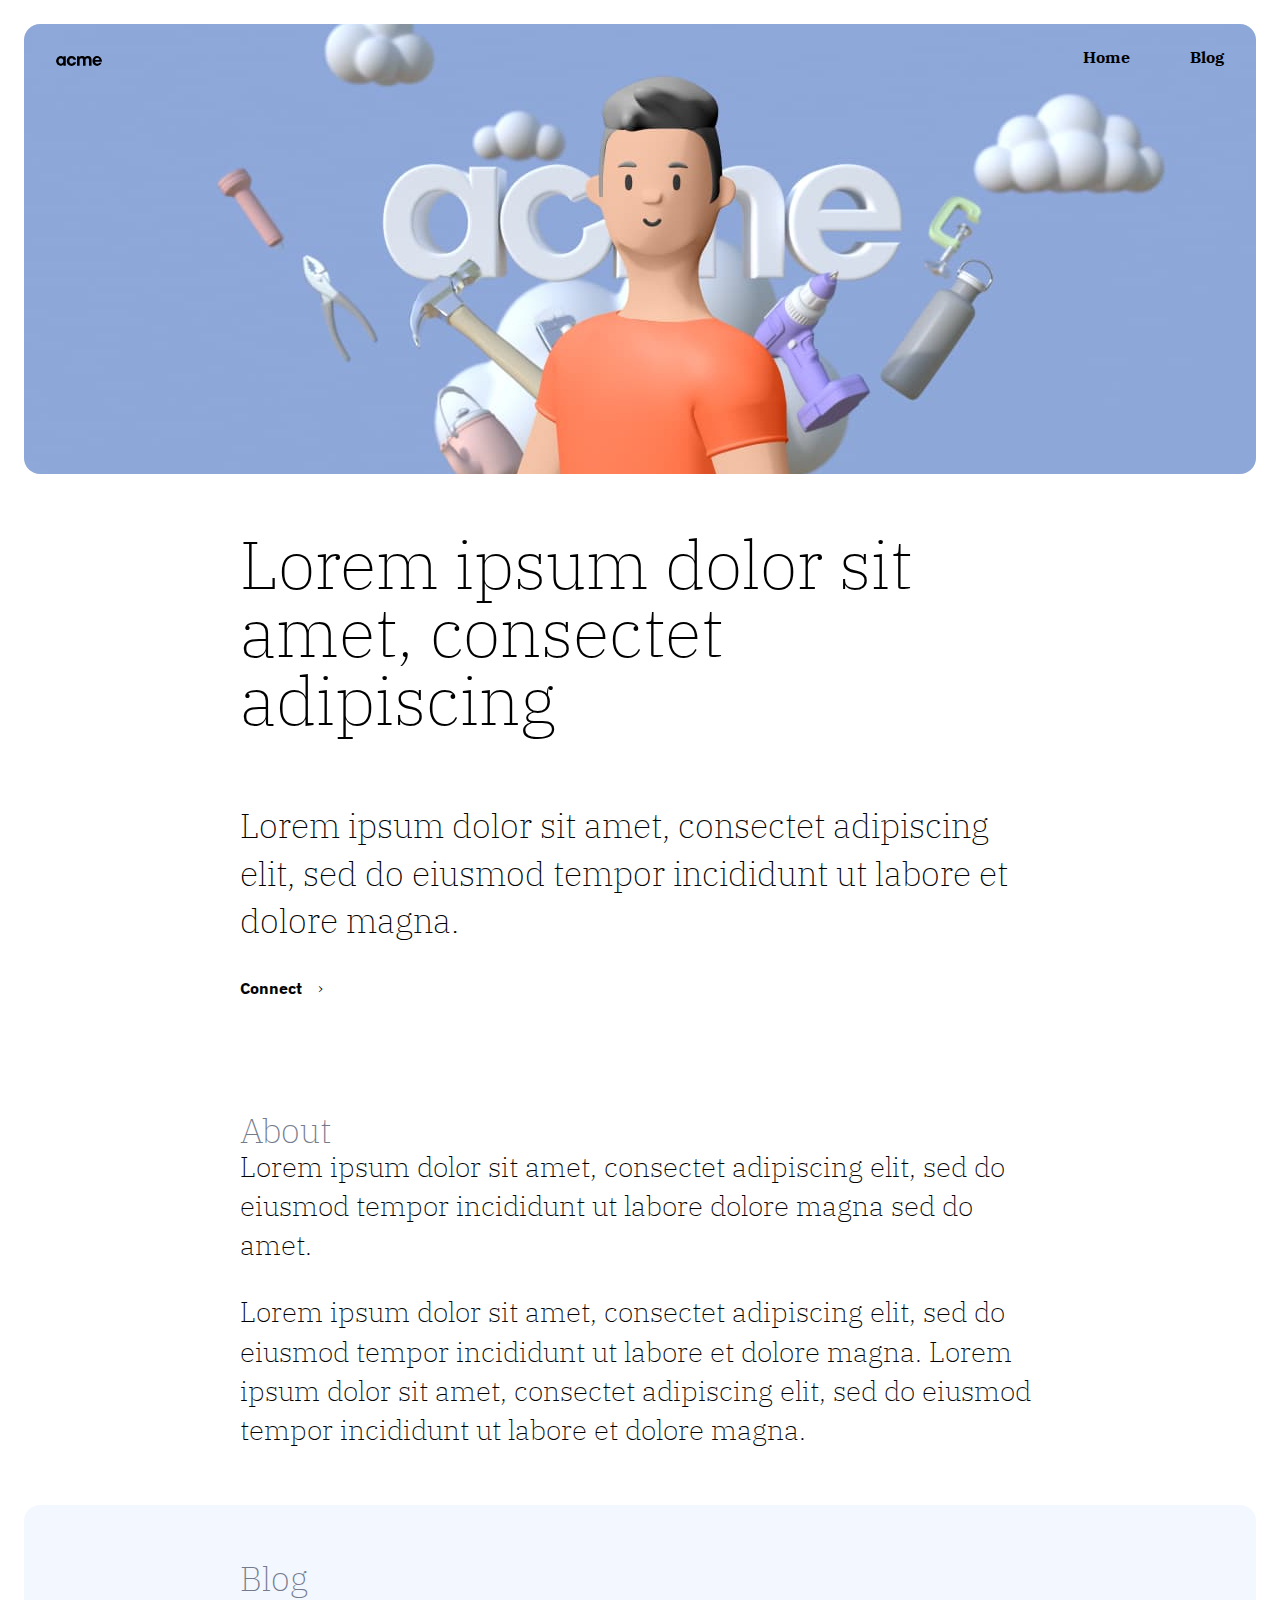
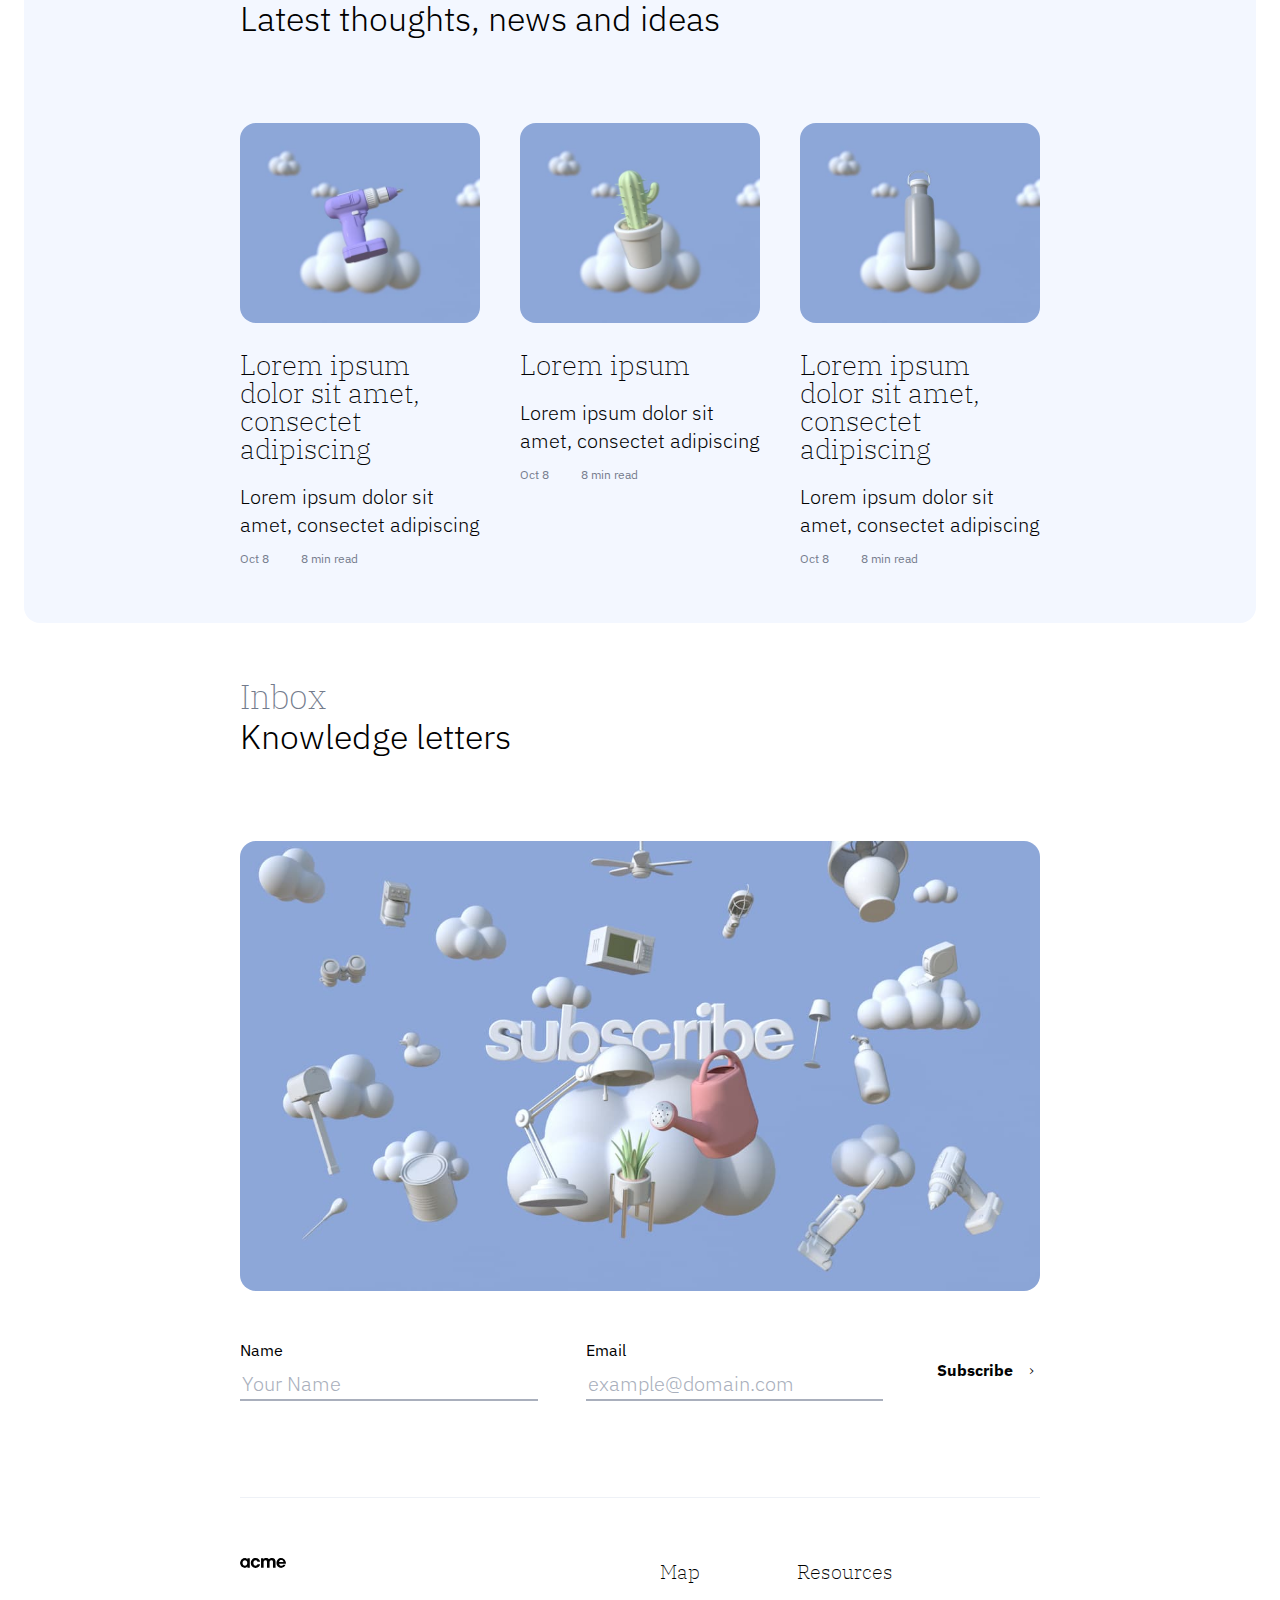
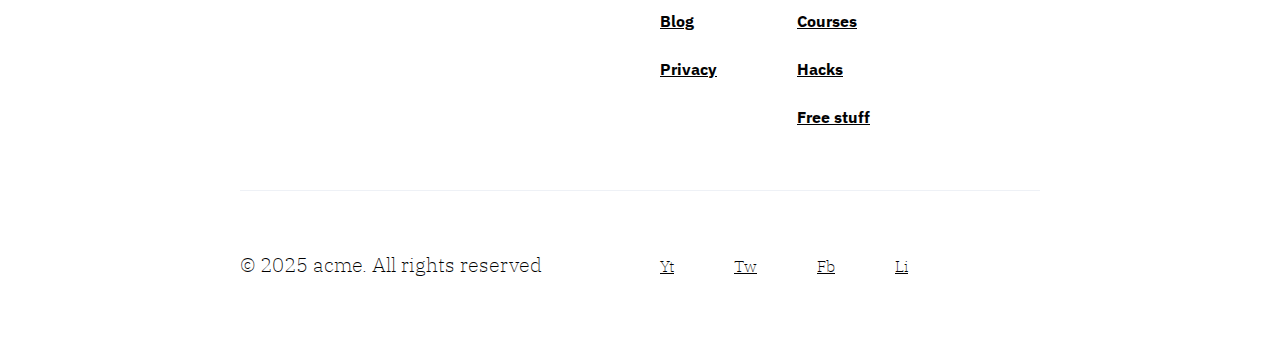
<file: index.html>
<!DOCTYPE html>
<html lang="en">
  <head>
    <meta charset="UTF-8" />
    <meta name="viewport" content="width=device-width, initial-scale=1.0" />
    <title>Acme</title>
    <link
      href="https://fonts.googleapis.com/css2?family=IBM+Plex+Sans:wght@300;400;600&family=IBM+Plex+Serif:wght@200&display=swap"
      rel="stylesheet" />
    <link rel="stylesheet" href="style.css" />
  </head>
  <body class="page-home">
    <header class="primary-header">
      <div class="primary-header__inner">
        <a href="index.html" aria-label="acme home page"
          ><img src="img/logo.svg" alt="Acme logo" class="logo"
        /></a>
        <nav class="primary-nav">
          <ul class="primary-nav__list">
            <li><a href="index.html">Home</a></li>
            <li><a href="blog.html">Blog</a></li>
          </ul>
        </nav>
      </div>
    </header>

    <section class="intro text-serif">
      <div class="container flow-content">
        <h1 class="page-title">
          Lorem ipsum dolor sit amet, consectet adipiscing
        </h1>
        <p class="page-intro">
          Lorem ipsum dolor sit amet, consectet adipiscing elit, sed do eiusmod
          tempor incididunt ut labore et dolore magna.
        </p>
        <a href="#" class="btn">Connect</a>
      </div>
    </section>

    <section class="about text-500 text-serif">
      <div class="container">
        <h2 class="section-title">About</h2>
        <div class="flow-content">
          <p>
            Lorem ipsum dolor sit amet, consectet adipiscing elit, sed do
            eiusmod tempor incididunt ut labore dolore magna sed do amet.
          </p>
          <p>
            Lorem ipsum dolor sit amet, consectet adipiscing elit, sed do
            eiusmod tempor incididunt ut labore et dolore magna. Lorem ipsum
            dolor sit amet, consectet adipiscing elit, sed do eiusmod tempor
            incididunt ut labore et dolore magna.
          </p>
        </div>
      </div>
    </section>

    <section class="recent-articles bg-primary-300">
      <div class="container">
        <h2 class="section-title">Blog</h2>
        <p class="section-subtitle">Latest thoughts, news and ideas</p>

        <div class="split xl-space">
          <article class="article-preview">
            <a href="/article.html" class="flow-content">
              <img src="img/blog-1.jpg" alt="electric drill" />
              <h3>Lorem ipsum dolor sit amet, consectet adipiscing</h3>
              <p>Lorem ipsum dolor sit amet, consectet adipiscing</p>
              <div class="article-info">
                <time datetime="2025-10-08">Oct 8</time>
                <p>8 min read</p>
              </div>
            </a>
          </article>
          <article class="article-preview">
            <a href="/article.html" class="flow-content">
              <img src="img/blog-2.jpg" alt="cactus" />
              <h3>Lorem ipsum</h3>
              <p>Lorem ipsum dolor sit amet, consectet adipiscing</p>
              <div class="article-info">
                <time datetime="2025-10-08">Oct 8</time>
                <p>8 min read</p>
              </div>
            </a>
          </article>
          <article class="article-preview">
            <a href="/article.html" class="flow-content">
              <img src="img/blog-3.jpg" alt="insulated water bottle" />
              <h3>Lorem ipsum dolor sit amet, consectet adipiscing</h3>
              <p>Lorem ipsum dolor sit amet, consectet adipiscing</p>
              <div class="article-info">
                <time datetime="2025-10-08">Oct 8</time>
                <p>8 min read</p>
              </div>
            </a>
          </article>
        </div>
      </div>
    </section>

    <section class="call-to-action">
      <div class="container">
        <h2 class="section-title">Inbox</h2>
        <p class="section-subtitle">Knowledge letters</p>
        <img class="xl-space" src="img/newsletter.jpg" alt="floating items" />

        <form action="" method="post" class="newsletter">
          <div>
            <label for="name">Name</label>
            <input placeholder="Your Name" type="text" id="name" name="name" />
          </div>
          <div>
            <label for="email">Email</label>
            <input
              placeholder="example@domain.com"
              type="email"
              name="email"
              id="email" />
          </div>
          <button class="btn" type="submit">Subscribe</button>
        </form>
      </div>
    </section>

    <footer class="primary-footer">
      <div class="container">
        <div class="primary-footer__inner split">
          <a href="index.html" aria-label="acme home page"
            ><img src="img/logo.svg" alt="Acme logo" class="logo"
          /></a>
          <div class="footer-nav">
            <dl class="flow-content">
              <dt class="text-serif">Map</dt>
              <dd><a href="#">Blog</a></dd>
              <dd><a href="#">Privacy</a></dd>
            </dl>
            <dl class="flow-content">
              <dt class="text-serif">Resources</dt>
              <dd><a href="#">Courses</a></dd>
              <dd><a href="#">Hacks</a></dd>
              <dd><a href="#">Free stuff</a></dd>
            </dl>
          </div>
        </div>
        <div class="split text-serif">
          <p class="copywrite">© 2025 acme. All rights reserved</p>
          <ul class="footer-social">
            <li><a href="#">Yt</a></li>
            <li><a href="#">Tw</a></li>
            <li><a href="#">Fb</a></li>
            <li><a href="#">Li</a></li>
          </ul>
        </div>
      </div>
    </footer>
  </body>
</html>
</file>
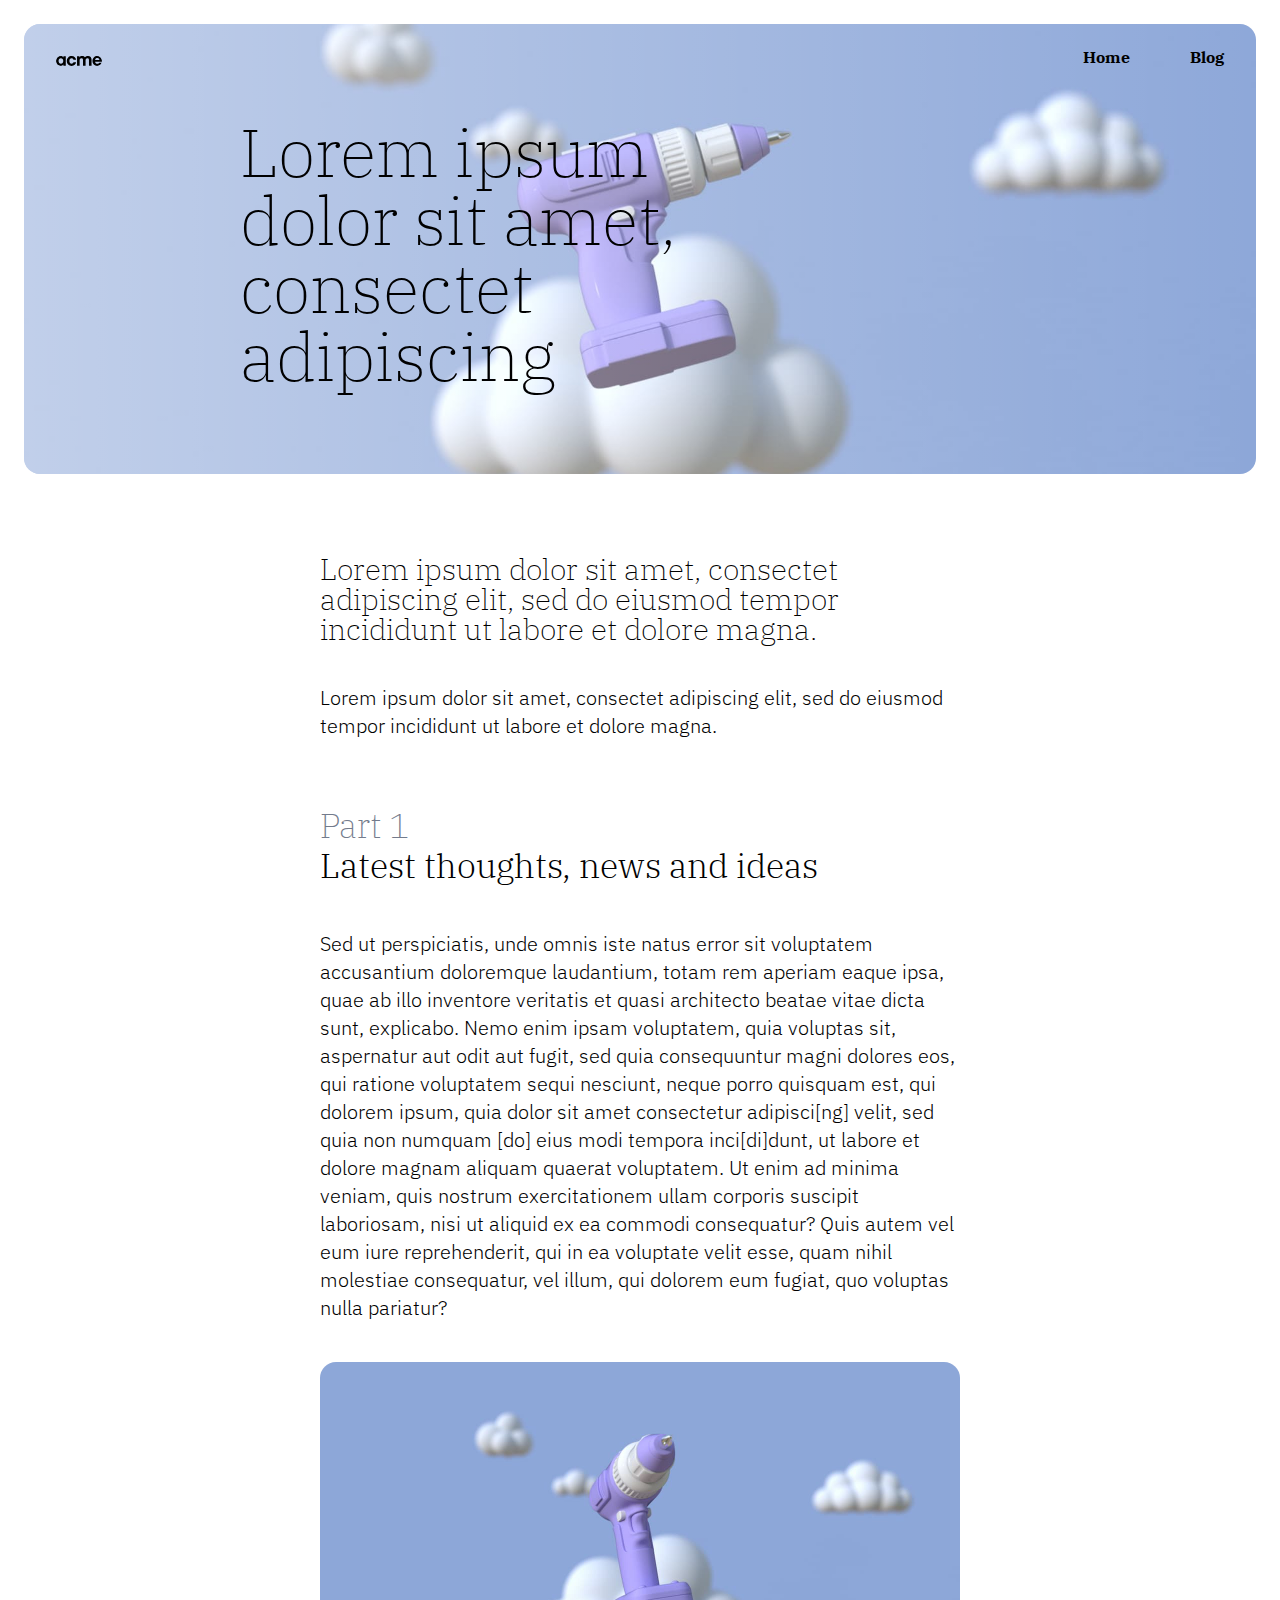
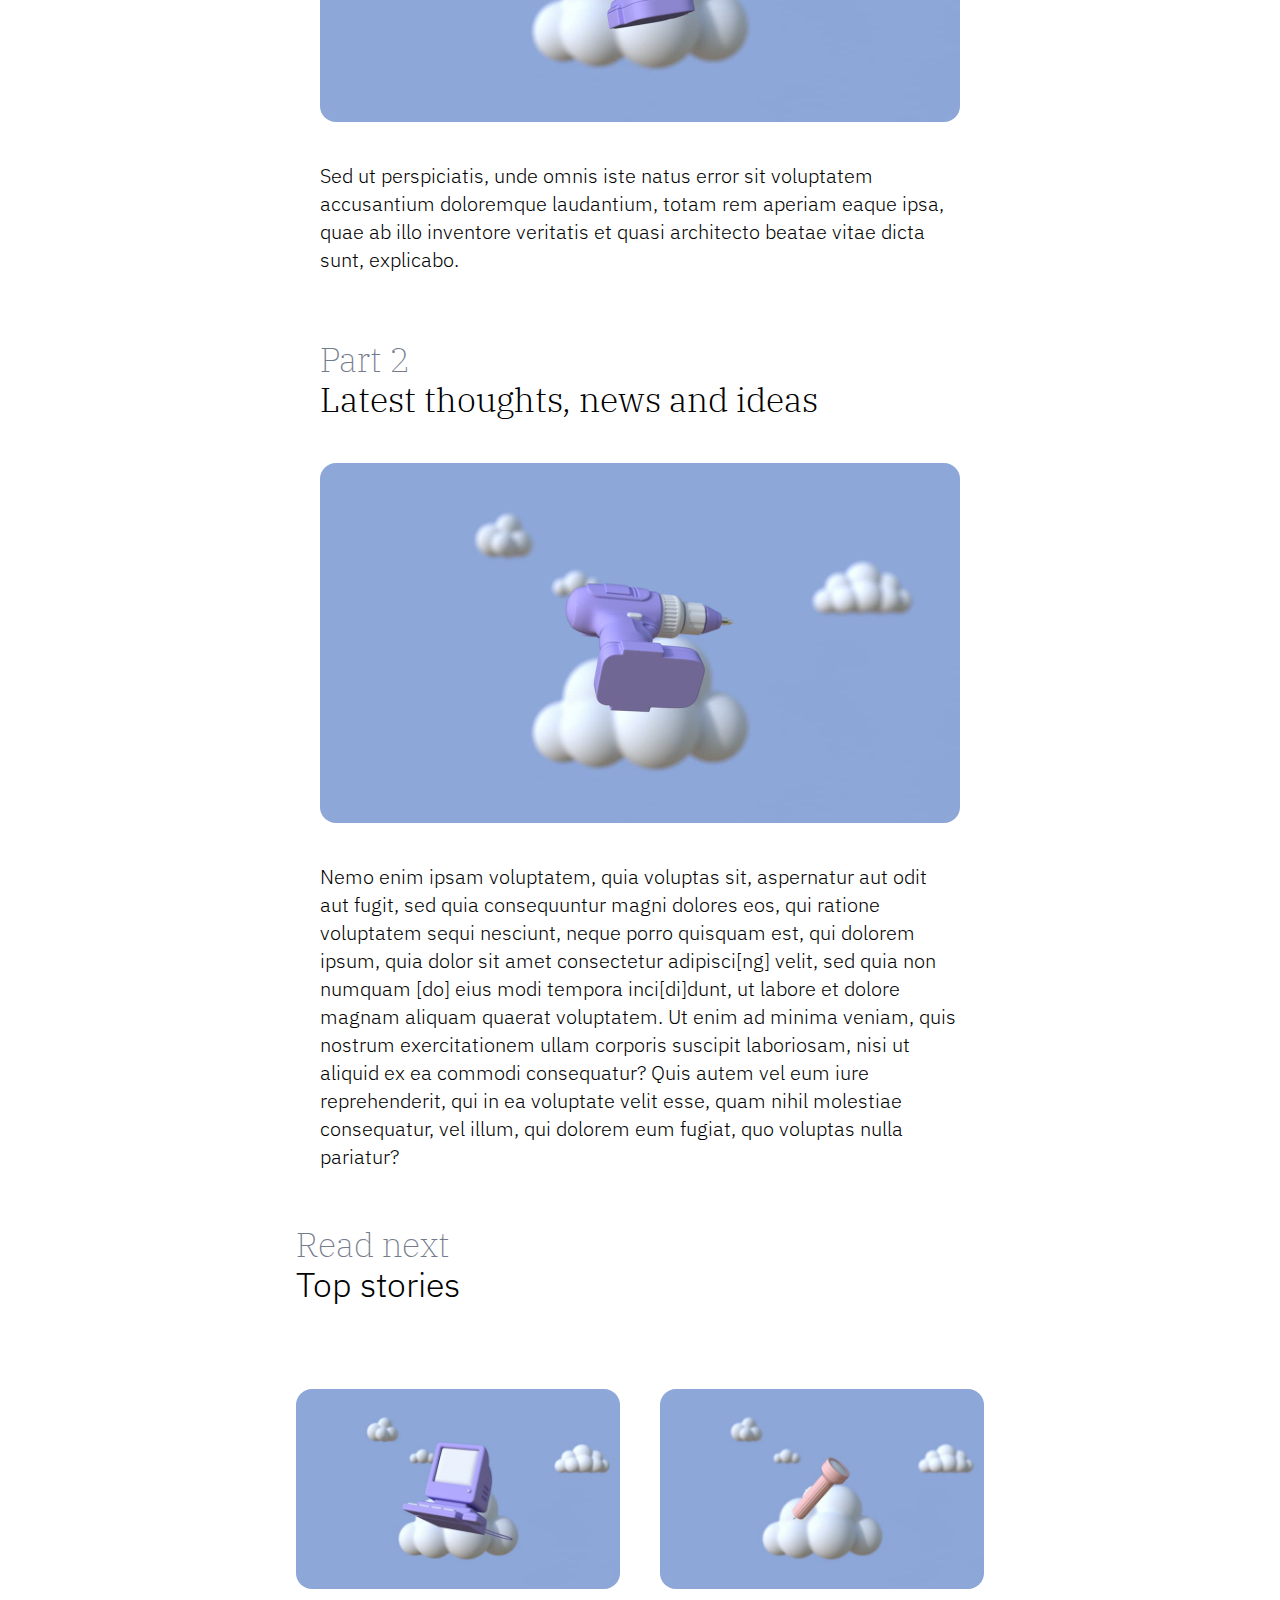
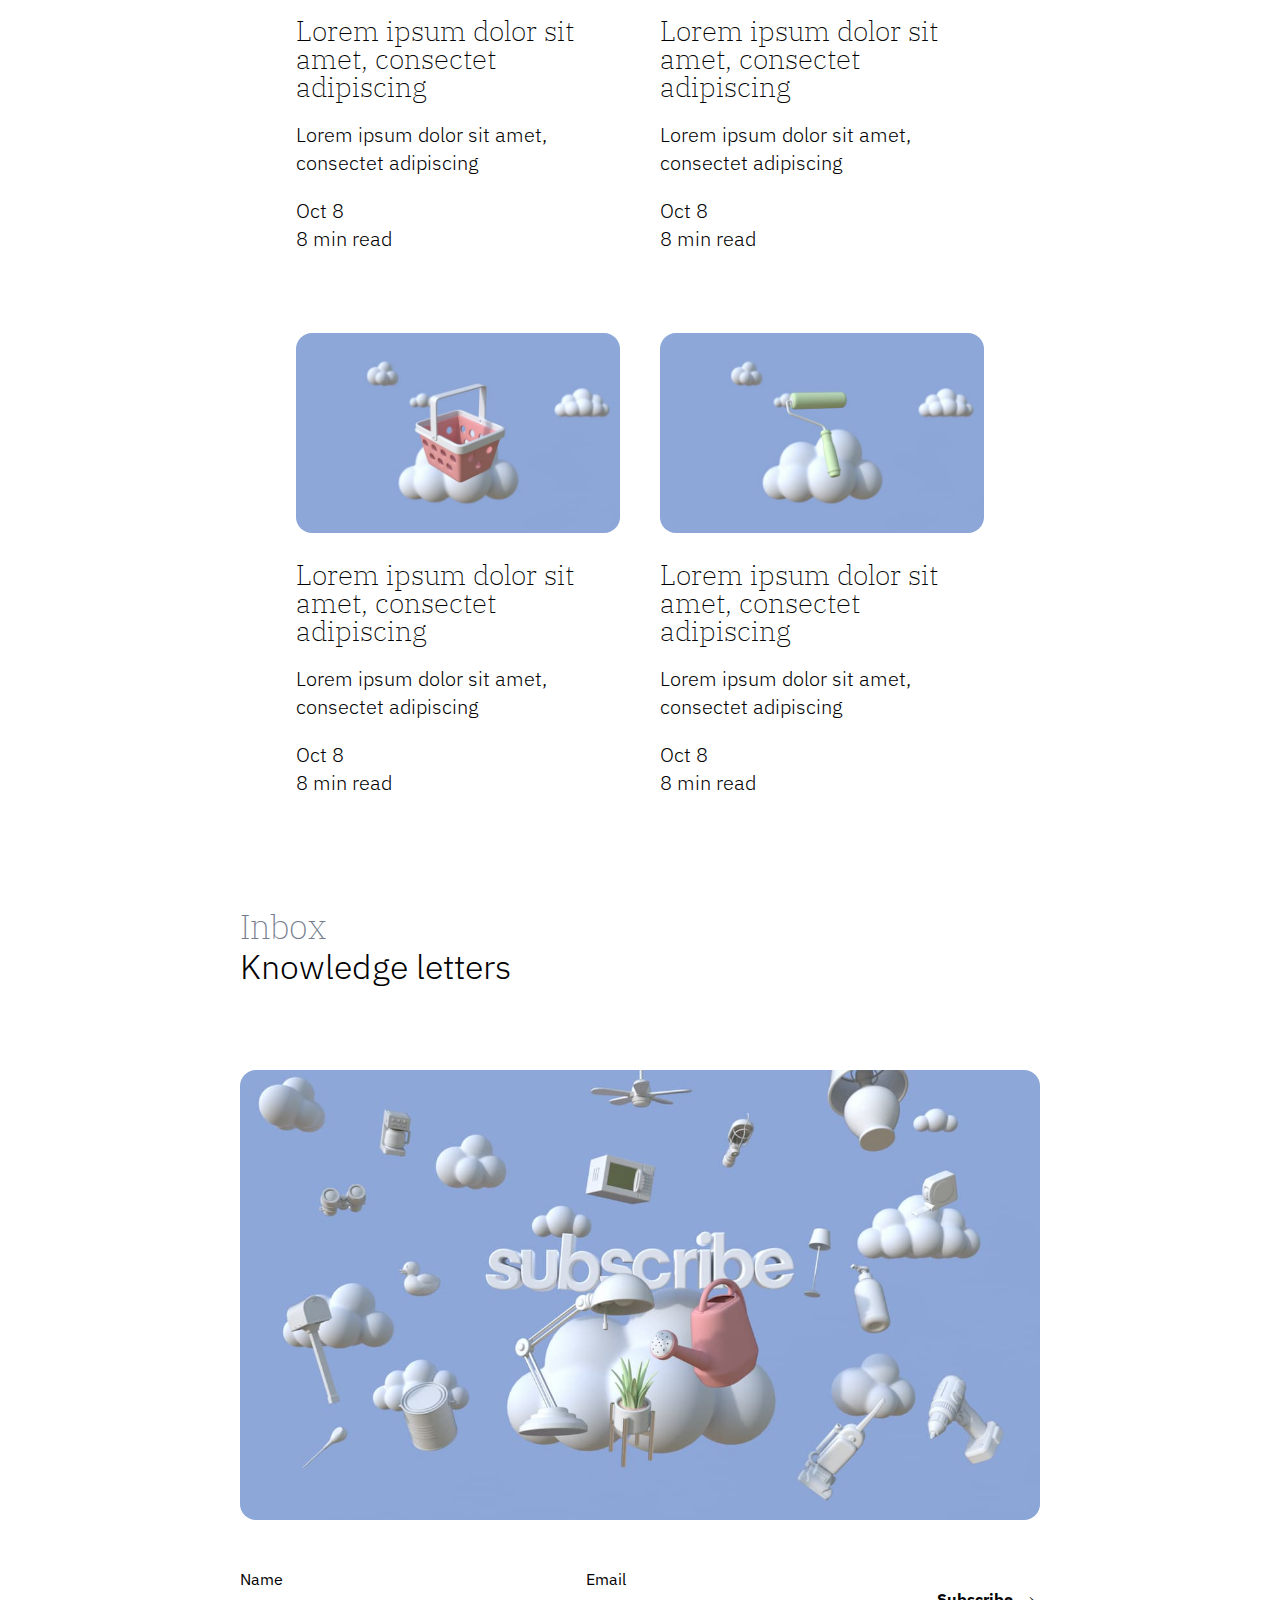
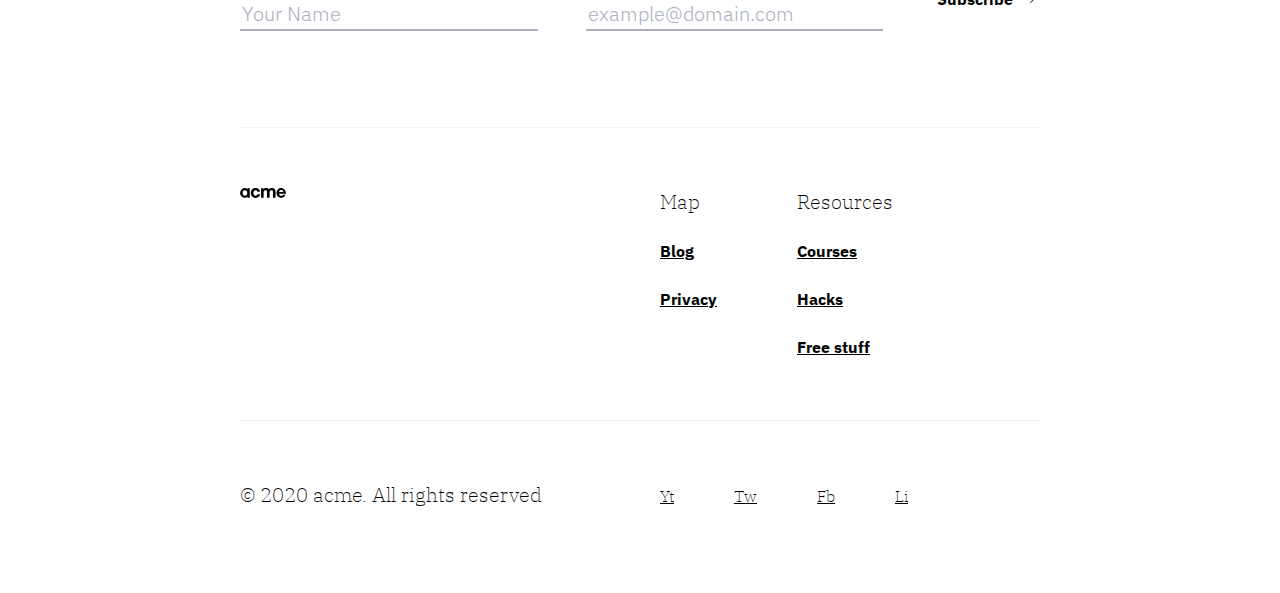
<file: article.html>
<!DOCTYPE html>
<html lang="en">
  <head>
    <meta charset="UTF-8" />
    <meta name="viewport" content="width=device-width, initial-scale=1.0" />
    <title>acme website co.</title>
    <link
      href="https://fonts.googleapis.com/css2?family=IBM+Plex+Sans:wght@300;400;600&family=IBM+Plex+Serif:wght@200&display=swap"
      rel="stylesheet" />
    <link rel="stylesheet" href="style.css" />
  </head>

  <body class="page-article">
    <header class="primary-header">
      <div class="primary-header__inner">
        <a href="index.html" aria-label="acme home page"
          ><img src="img/logo.svg" alt="" class="logo"
        /></a>
        <nav class="primary-nav">
          <ul class="primary-nav__list">
            <li><a href="index.html">Home</a></li>
            <li><a href="blog.html">Blog</a></li>
          </ul>
        </nav>
      </div>
      <div class="container">
        <h1 class="page-title">
          Lorem ipsum dolor sit amet, consectet adipiscing
        </h1>
      </div>
    </header>

    <article class="xl-space article-full flow-content">
      <header class="flow-content">
        <h2>
          Lorem ipsum dolor sit amet, consectet adipiscing elit, sed do eiusmod
          tempor incididunt ut labore et dolore magna.
        </h2>
        <p>
          Lorem ipsum dolor sit amet, consectet adipiscing elit, sed do eiusmod
          tempor incididunt ut labore et dolore magna.
        </p>
      </header>
      <h3>Part 1</h3>
      <p>Latest thoughts, news and ideas</p>
      <p>
        Sed ut perspiciatis, unde omnis iste natus error sit voluptatem
        accusantium doloremque laudantium, totam rem aperiam eaque ipsa, quae ab
        illo inventore veritatis et quasi architecto beatae vitae dicta sunt,
        explicabo. Nemo enim ipsam voluptatem, quia voluptas sit, aspernatur aut
        odit aut fugit, sed quia consequuntur magni dolores eos, qui ratione
        voluptatem sequi nesciunt, neque porro quisquam est, qui dolorem ipsum,
        quia dolor sit amet consectetur adipisci[ng] velit, sed quia non numquam
        [do] eius modi tempora inci[di]dunt, ut labore et dolore magnam aliquam
        quaerat voluptatem. Ut enim ad minima veniam, quis nostrum
        exercitationem ullam corporis suscipit laboriosam, nisi ut aliquid ex ea
        commodi consequatur? Quis autem vel eum iure reprehenderit, qui in ea
        voluptate velit esse, quam nihil molestiae consequatur, vel illum, qui
        dolorem eum fugiat, quo voluptas nulla pariatur?
      </p>
      <img src="img/article-1.jpg" alt="" />
      <p>
        Sed ut perspiciatis, unde omnis iste natus error sit voluptatem
        accusantium doloremque laudantium, totam rem aperiam eaque ipsa, quae ab
        illo inventore veritatis et quasi architecto beatae vitae dicta sunt,
        explicabo.
      </p>
      <h3>Part 2</h3>
      <p>Latest thoughts, news and ideas</p>
      <img src="img/article-2.jpg" alt="" />
      <p>
        Nemo enim ipsam voluptatem, quia voluptas sit, aspernatur aut odit aut
        fugit, sed quia consequuntur magni dolores eos, qui ratione voluptatem
        sequi nesciunt, neque porro quisquam est, qui dolorem ipsum, quia dolor
        sit amet consectetur adipisci[ng] velit, sed quia non numquam [do] eius
        modi tempora inci[di]dunt, ut labore et dolore magnam aliquam quaerat
        voluptatem. Ut enim ad minima veniam, quis nostrum exercitationem ullam
        corporis suscipit laboriosam, nisi ut aliquid ex ea commodi consequatur?
        Quis autem vel eum iure reprehenderit, qui in ea voluptate velit esse,
        quam nihil molestiae consequatur, vel illum, qui dolorem eum fugiat, quo
        voluptas nulla pariatur?
      </p>
    </article>
    <section class="container">
      <header>
        <h2 class="section-title">Read next</h2>
        <p class="section-subtitle">Top stories</p>
      </header>
      <div class="split xl-space">
        <article class="article-preview flow-content">
          <img src="img/blog-6.jpg" alt="electric drill" />
          <h3>Lorem ipsum dolor sit amet, consectet adipiscing</h3>
          <p>Lorem ipsum dolor sit amet, consectet adipiscing</p>
          <div class="info">
            <time datetime="2025-10-08">Oct 8</time>
            <p>8 min read</p>
          </div>
        </article>
        <article class="article-preview flow-content">
          <img src="img/blog-5.jpg" alt="electric drill" />
          <h3>Lorem ipsum dolor sit amet, consectet adipiscing</h3>
          <p>Lorem ipsum dolor sit amet, consectet adipiscing</p>
          <div class="info">
            <time datetime="2025-10-08">Oct 8</time>
            <p>8 min read</p>
          </div>
        </article>
      </div>
      <div class="split xl-space">
        <article class="article-preview flow-content">
          <img src="img/blog-7.jpg" alt="electric drill" />
          <h3>Lorem ipsum dolor sit amet, consectet adipiscing</h3>
          <p>Lorem ipsum dolor sit amet, consectet adipiscing</p>
          <div class="info">
            <time datetime="2025-10-08">Oct 8</time>
            <p>8 min read</p>
          </div>
        </article>
        <article class="article-preview flow-content">
          <img src="img/blog-8.jpg" alt="electric drill" />
          <h3>Lorem ipsum dolor sit amet, consectet adipiscing</h3>
          <p>Lorem ipsum dolor sit amet, consectet adipiscing</p>
          <div class="info">
            <time datetime="2025-10-08">Oct 8</time>
            <p>8 min read</p>
          </div>
        </article>
      </div>
    </section>

    <section class="call-to-action">
      <div class="container">
        <header>
          <h2 class="section-title">Inbox</h2>
          <p class="section-subtitle">Knowledge letters</p>
        </header>
        <img class="xl-space" src="img/newsletter.jpg" alt="floating items" />

        <form action="" method="post" class="newsletter">
          <div>
            <label for="name">Name</label>
            <input placeholder="Your Name" type="text" id="name" name="name" />
          </div>
          <div>
            <label for="email">Email</label>
            <input
              placeholder="example@domain.com"
              type="email"
              name="email"
              id="email" />
          </div>
          <button class="btn" type="submit">Subscribe</button>
        </form>
      </div>
    </section>

    <footer class="primary-footer">
      <div class="container">
        <div class="primary-footer__inner split">
          <a href="index.html" aria-label="acme home page"
            ><img src="img/logo.svg" alt="" class="logo"
          /></a>

          <div class="footer-nav">
            <dl class="flow-content">
              <dt class="text-serif">Map</dt>
              <dd><a href="#">Blog</a></dd>
              <dd><a href="#">Privacy</a></dd>
            </dl>

            <dl class="flow-content">
              <dt class="text-serif">Resources</dt>
              <dd><a href="#">Courses</a></dd>
              <dd><a href="#">Hacks</a></dd>
              <dd><a href="#">Free stuff</a></dd>
            </dl>
          </div>
        </div>
        <div class="split text-serif">
          <p class="copywrite">© 2020 acme. All rights reserved</p>
          <ul class="footer-social">
            <li><a href="#">Yt</a></li>
            <li><a href="#">Tw</a></li>
            <li><a href="#">Fb</a></li>
            <li><a href="#">Li</a></li>
          </ul>
        </div>
      </div>
    </footer>
  </body>
</html>
</file>
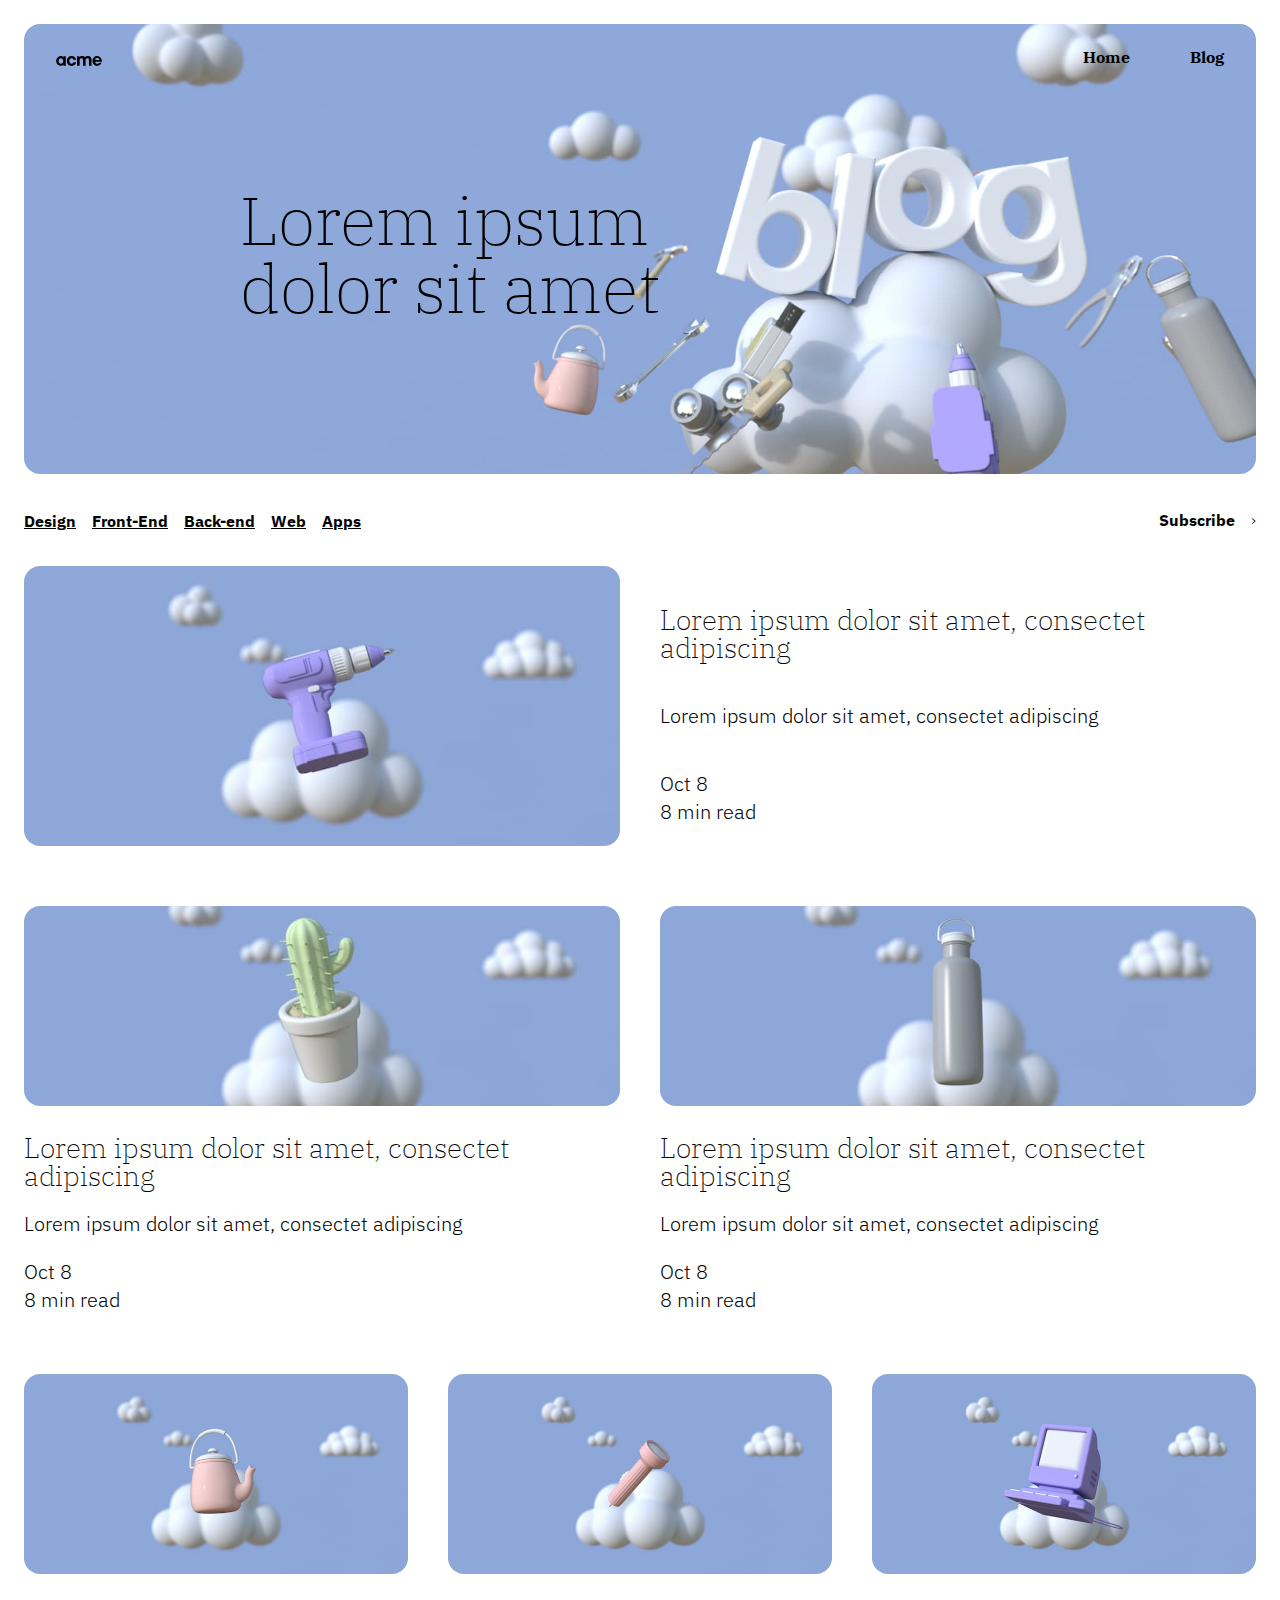
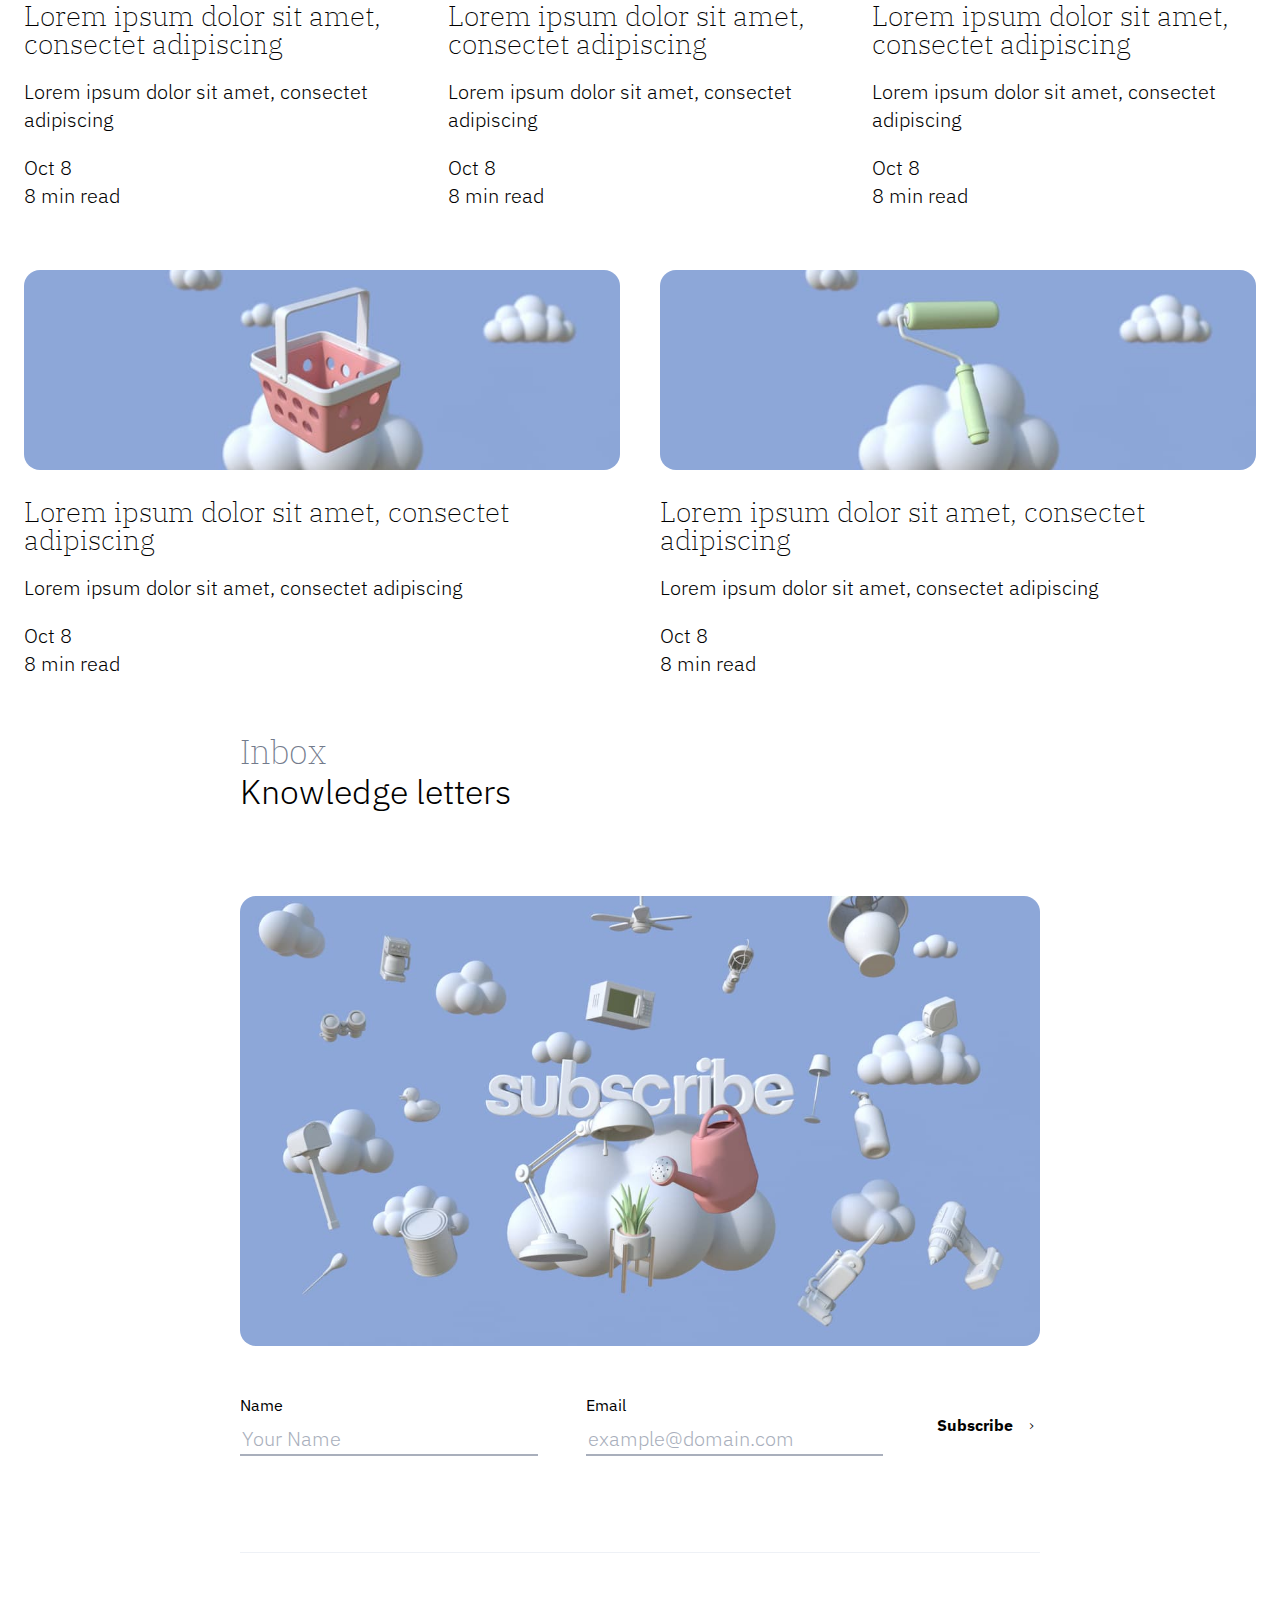
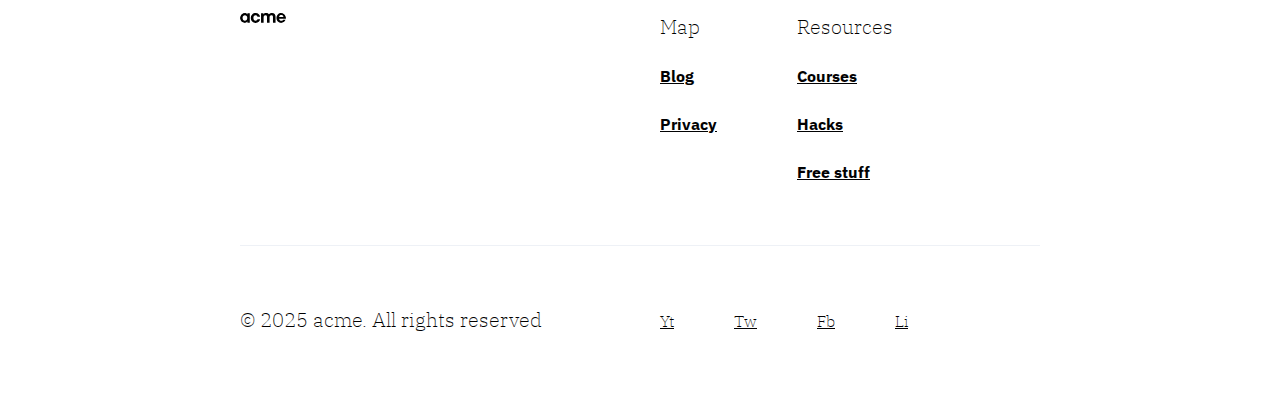
<file: blog.html>
<!DOCTYPE html>
<html lang="en">
  <head>
    <meta charset="UTF-8" />
    <meta name="viewport" content="width=device-width, initial-scale=1.0" />
    <title>acme website co.</title>
    <link
      href="https://fonts.googleapis.com/css2?family=IBM+Plex+Sans:wght@300;400;600&family=IBM+Plex+Serif:wght@200&display=swap"
      rel="stylesheet" />
    <link rel="stylesheet" href="style.css" />
  </head>

  <body class="page-blog">
    <header class="primary-header">
      <div class="primary-header__inner">
        <a href="index.html" aria-label="acme home page"
          ><img src="img/logo.svg" alt="" class="logo"
        /></a>
        <nav class="primary-nav">
          <ul class="primary-nav__list">
            <li><a href="index.html">Home</a></li>
            <li><a href="blog.html">Blog</a></li>
          </ul>
        </nav>
      </div>
      <div class="container">
        <h1 class="page-title">Lorem ipsum dolor sit amet</h1>
      </div>
    </header>

    <div class="secondary-navigation">
      <ul class="categories">
        <li><a href="#">Design</a></li>
        <li><a href="#">Front-End</a></li>
        <li><a href="#">Back-end</a></li>
        <li><a href="#">Web</a></li>
        <li><a href="#">Apps</a></li>
      </ul>
      <a href="#newsletter" class="btn">Subscribe</a>
    </div>

    <div class="article-grid">
      <article class="article-preview flow-content">
        <img src="img/blog-1.jpg" alt="electric drill" />
        <h3>Lorem ipsum dolor sit amet, consectet adipiscing</h3>
        <p>Lorem ipsum dolor sit amet, consectet adipiscing</p>
        <div class="info">
          <time datetime="2025-10-08">Oct 8</time>
          <p>8 min read</p>
        </div>
      </article>
      <article class="article-preview flow-content">
        <img src="img/blog-2.jpg" alt="electric drill" />
        <h3>Lorem ipsum dolor sit amet, consectet adipiscing</h3>
        <p>Lorem ipsum dolor sit amet, consectet adipiscing</p>
        <div class="info">
          <time datetime="2025-10-08">Oct 8</time>
          <p>8 min read</p>
        </div>
      </article>
      <article class="article-preview flow-content">
        <img src="img/blog-3.jpg" alt="electric drill" />
        <h3>Lorem ipsum dolor sit amet, consectet adipiscing</h3>
        <p>Lorem ipsum dolor sit amet, consectet adipiscing</p>
        <div class="info">
          <time datetime="2025-10-08">Oct 8</time>
          <p>8 min read</p>
        </div>
      </article>
      <article class="article-preview flow-content">
        <img src="img/blog-4.jpg" alt="electric drill" />
        <h3>Lorem ipsum dolor sit amet, consectet adipiscing</h3>
        <p>Lorem ipsum dolor sit amet, consectet adipiscing</p>
        <div class="info">
          <time datetime="2025-10-08">Oct 8</time>
          <p>8 min read</p>
        </div>
      </article>
      <article class="article-preview flow-content">
        <img src="img/blog-5.jpg" alt="electric drill" />
        <h3>Lorem ipsum dolor sit amet, consectet adipiscing</h3>
        <p>Lorem ipsum dolor sit amet, consectet adipiscing</p>
        <div class="info">
          <time datetime="2025-10-08">Oct 8</time>
          <p>8 min read</p>
        </div>
      </article>
      <article class="article-preview flow-content">
        <img src="img/blog-6.jpg" alt="electric drill" />
        <h3>Lorem ipsum dolor sit amet, consectet adipiscing</h3>
        <p>Lorem ipsum dolor sit amet, consectet adipiscing</p>
        <div class="info">
          <time datetime="2025-10-08">Oct 8</time>
          <p>8 min read</p>
        </div>
      </article>
      <article class="article-preview flow-content">
        <img src="img/blog-7.jpg" alt="electric drill" />
        <h3>Lorem ipsum dolor sit amet, consectet adipiscing</h3>
        <p>Lorem ipsum dolor sit amet, consectet adipiscing</p>
        <div class="info">
          <time datetime="2025-10-08">Oct 8</time>
          <p>8 min read</p>
        </div>
      </article>
      <article class="article-preview flow-content">
        <img src="img/blog-8.jpg" alt="electric drill" />
        <h3>Lorem ipsum dolor sit amet, consectet adipiscing</h3>
        <p>Lorem ipsum dolor sit amet, consectet adipiscing</p>
        <div class="info">
          <time datetime="2025-10-08">Oct 8</time>
          <p>8 min read</p>
        </div>
      </article>
    </div>

    <section class="call-to-action">
      <div class="container">
        <header>
          <h2 class="section-title">Inbox</h2>
          <p class="section-subtitle">Knowledge letters</p>
        </header>
        <img class="xl-space" src="img/newsletter.jpg" alt="floating items" />

        <form action="" method="post" class="newsletter">
          <div>
            <label for="name">Name</label>
            <input placeholder="Your Name" type="text" id="name" name="name" />
          </div>
          <div>
            <label for="email">Email</label>
            <input
              placeholder="example@domain.com"
              type="email"
              name="email"
              id="email" />
          </div>
          <button class="btn" type="submit">Subscribe</button>
        </form>
      </div>
    </section>

    <footer class="primary-footer">
      <div class="container">
        <div class="primary-footer__inner split">
          <a href="index.html" aria-label="acme home page"
            ><img src="img/logo.svg" alt="" class="logo"
          /></a>

          <div class="footer-nav">
            <dl class="flow-content">
              <dt class="text-serif">Map</dt>
              <dd><a href="#">Blog</a></dd>
              <dd><a href="#">Privacy</a></dd>
            </dl>

            <dl class="flow-content">
              <dt class="text-serif">Resources</dt>
              <dd><a href="#">Courses</a></dd>
              <dd><a href="#">Hacks</a></dd>
              <dd><a href="#">Free stuff</a></dd>
            </dl>
          </div>
        </div>
        <div class="split text-serif">
          <p class="copywrite">© 2025 acme. All rights reserved</p>
          <ul class="footer-social">
            <li><a href="#">Yt</a></li>
            <li><a href="#">Tw</a></li>
            <li><a href="#">Fb</a></li>
            <li><a href="#">Li</a></li>
          </ul>
        </div>
      </div>
    </footer>
  </body>
</html>
</file>
<file: style.css>
:root {
  --ff-sans: "IBM Plex Sans", sans-serif;
  --ff-serif: "IBM Plex Serif", serif;

  /* small screen font-sizes */
  --fs-200: 0.75rem;
  --fs-300: 1rem;
  --fs-400: 1.25rem;
  --fs-500: 1.375rem;
  --fs-600: 1.75rem;
  --fs-900: 2.125rem;

  --fw-200: 200;
  --fw-300: 300;
  --fw-400: 400;
  --fw-700: 700;

  --clr-neutral-100: #fff;
  --clr-neutral-200: #eef1f6;
  --clr-neutral-300: #a9afbc;
  --clr-neutral-400: #737b8c;
  --clr-neutral-500: #434956;
  --clr-neutral-900: #020203;

  --clr-primary-300: #f3f7ff;
  --clr-primary-400: #8ea8da;

  --br: 1rem;
}

@media (min-width: 40em) {
  :root {
    /*large screen font-sizes*/
    --fs-500: 1.75rem;
    --fs-600: 2.125rem;
    --fs-900: 4.25rem;
  }
}

/* reset */

*,
*::before,
*::after {
  box-sizing: border-box;
}

h1,
h2,
h3,
h4 {
  line-height: 1;
}

body,
h1,
h2,
h3,
p,
dl,
dd,
figure {
  margin: 0;
}

ul[class],
ol[class] {
  list-style: none;
  padding: 0;
}

input,
button,
textarea,
select {
  font: inherit;
}

img {
  max-width: 100%;
  height: auto;
  display: block;
  border-radius: var(--br);
}

body {
  line-height: 1.4;
  font-family: var(--ff-sans);
  font-size: var(--fs-400);
  font-weight: var(--fw-300);
  padding: 1.5rem;
}

.bg-primary-300 {
  background-color: var(--clr-primary-300);
  border-radius: 1rem;
  padding-inline: 1rem;
}

/* typography */
h1,
h2,
h3,
.text-serif {
  font-family: var(--ff-serif);
  font-weight: var(--fw-200);
}

a {
  font-weight: var(--fw-700);
  font-size: var(--fs-300);
  color: var(--clr-neutral-900);
}

a:hover,
a:focus {
  color: var(--clr-primary-400);
}

.text-500 {
  font-size: var(--fs-500);
}

.page-title {
  font-size: var(--fs-900);
}

.page-intro {
  font-size: var(--fs-600);
}

.article-full h3,
.section-title {
  font-size: var(--fs-600);
  color: var(--clr-neutral-400);
}

.article-full h3 + p,
.section-subtitle {
  font-size: var(--fs-600);
}

.article-full h3 + p {
  font-family: var(--ff-serif);
  margin-top: 0;
}

.btn {
  display: inline-block;
  cursor: pointer;
  border: 0;
  background: none;
  font-weight: var(--fw-700);
  font-size: var(--fs-300);
  font-family: var(--ff-sans);
  text-decoration: none;
  color: var(--clr-neutral-900);
}

.btn::after {
  content: "\203A";
  margin-left: 1em;
  font-weight: var(--fw-300);
}

.btn:hover,
.btn:focus {
  color: var(--clr-primary-400);
}

/* general layout*/
section {
  padding: 2.5rem 0;
}

@media (min-width: 40em) {
  section {
    padding: 3.5rem;
  }
}

.container {
  max-width: 50rem;
  margin: 0 auto;
}

.flow-content > * + * {
  margin-top: var(--flow-spacer, 1em);
}

.split {
  display: flex;
  flex-direction: column;
  gap: 2.5rem;
}

.split > * {
  flex-basis: 100%;
}

@media (min-width: 40em) {
  .split {
    flex-direction: row;
  }
}

.xl-space {
  margin-top: 5rem;
}

/* component*/

.primary-header {
  background-color: var(--clr-primary-400);
  background-size: cover;
  padding: 2rem;
  min-height: 50vh;
  border-radius: var(--br);
  display: flex;
  flex-direction: column;
}

.primary-header .container {
  width: 100%;
  margin-block: auto;
}

.primary-header .container > * {
  max-width: 12ch;
}

.page-home .primary-header {
  background-image: url(img/hero.jpg);
  background-position: center center;
}

.page-blog .primary-header {
  background-image: url(img/blog.jpg);
  background-position: center left;
}

.page-article .primary-header {
  background-image: url(img/article.jpg);
  background-position: center left;
  position: relative;
  overflow: hidden;
  z-index: 0;
}

.page-article .primary-header::after {
  content: "";
  position: absolute;
  top: 0;
  bottom: 0;
  left: 0;
  right: 0;
  background: linear-gradient(
    90deg,
    rgba(255, 255, 255, 0.45),
    rgba(255, 255, 255, 0)
  );
  z-index: -1;
}

.primary-nav {
  position: fixed;
  bottom: 0.5em;
  left: 0.5em;
  right: 0.5em;
  border-radius: var(--br);
  background: var(--clr-neutral-900);
  font-family: var(--ff-serif);
}

.primary-nav ul {
  display: flex;
  margin: 0;
  padding: 0.8em 0;
  justify-content: space-around;
  align-items: center;
}

.primary-nav li {
  line-height: 0;
}

.primary-nav a {
  color: var(--clr-neutral-200);
  text-decoration: none;
}

@media (min-width: 40em) {
  .primary-nav {
    position: static;
    background: transparent;
  }

  .primary-nav a {
    color: inherit;
    text-decoration: none;
  }

  .primary-nav ul {
    gap: 3em;
    padding: 0;
  }

  .primary-header__inner {
    display: flex;
    justify-content: space-between;
  }
}

.secondary-navigation {
  display: flex;
  align-items: center;
  margin: 2rem 0;
}

.secondary-navigation > a.btn {
  margin-left: auto;
}

.categories {
  margin: 0;
  display: flex;
  gap: 1rem;
}

.categories button {
  cursor: pointer;
  text-transform: uppercase;
  font-size: var(--fs-200);
  border: 0;
  background: none;
}

.article-preview {
  position: relative;
  z-index: 0;
}

.article-preview a {
  display: block;
  text-decoration: none;
  font-size: var(--fs-400);
  font-weight: var(--fw-300);
}

.article-preview a:hover,
.article-preview a:focus {
  color: inherit;
}

.article-preview:hover a::before {
  --offset: -1em;
  content: "";
  position: absolute;
  top: var(--offset);
  bottom: var(--offset);
  left: var(--offset);
  right: var(--offset);
  z-index: -1;
  border-radius: var(--br);
  box-shadow: 0 0.5rem 1.25rem rgba(0, 0, 0, 0.15);
}

.article-preview h3 {
  font-size: var(--fs-500);
}

.article-preview img {
  object-fit: cover;
  height: 12.5rem;
  width: 100%;
}

.article-preview .article-info {
  display: flex;
  gap: 2rem;
  font-weight: var(--fw-400);
  font-size: var(--fs-200);
  color: var(--clr-neutral-400);
}

.call-to-action form {
  margin-top: 3rem;
  display: flex;
  flex-direction: column;
  gap: 3rem;
}

.call-to-action form > div {
  flex-basis: 100%;
  flex-shrink: 1;
  flex-grow: 1;
}

.call-to-action input {
  width: 100%;
  border: 0;
  border-bottom: 2px solid var(--clr-neutral-300);
}

.call-to-action input:focus {
  border-color: var(--clr-primary-400);
  border-width: 4px;
}

.call-to-action input::placeholder {
  color: var(--clr-neutral-300);
  opacity: 1;
}

.call-to-action label {
  display: block;
  margin-bottom: 0.5em;
  font-size: var(--fs-300);
  font-weight: var(--fw-400);
}

.call-to-action button {
  align-self: flex-start;
}

@media (min-width: 40em) {
  .call-to-action form {
    flex-direction: row;
  }

  .call-to-action button {
    align-self: center;
  }
}

.primary-footer__inner {
  --border: 1px solid var(--clr-neutral-200);
  border-top: var(--border);
  border-bottom: var(--border);
  padding: 3em 0;
  margin: 2em 0;
}

footer {
  padding-bottom: 2em;
}

.footer-nav {
  display: flex;
  gap: 4em;
}

.footer-social {
  display: flex;
  gap: 3em;
}

.footer-social a {
  font-weight: var(--fw-200);
}

.copywrite {
  align-self: center;
}

/* homepage styles*/

.intro {
  --flow-spacer: 2em;
}

/* blogpage styles */

.article-grid {
  display: grid;
  gap: 3em 2em;
  grid-template-columns: repeat(6, 1fr);
}

.article-grid > * {
  grid-column: 1 / -1;
}

@media (min-width: 30em) {
  .article-grid > *:not(:first-child) {
    grid-column: span 3;
  }
}

@media (min-width: 40em) {
  .article-grid article:first-child {
    grid-column: 1 / -1;
  }

  .article-grid > .article-preview:first-child {
    display: grid;
    grid-template-columns: repeat(2, 1fr);
    grid-template-rows: 1fr min-content 1fr;
    gap: 1em 2em;
  }

  .article-grid > .article-preview:first-child img {
    grid-row: span 3;
    height: 17.5rem;
  }

  .article-grid > .article-preview:first-child > h3 {
    margin-top: auto;
  }

  .article-grid > .article-preview:first-child > .info {
    margin-bottom: auto;
  }

  .article-grid article:nth-child(2),
  .article-grid article:nth-child(3) {
    grid-column: span 3;
  }

  .article-grid article:nth-child(4),
  .article-grid article:nth-child(5),
  .article-grid article:nth-child(6) {
    grid-column: span 2;
  }

  .article-grid article:nth-child(7),
  .article-grid article:nth-child(8) {
    grid-column: span 3;
  }
}

/* article page */
.article-full {
  --flow-spacer: 2em;
  max-width: 40rem;
  margin-inline: auto;
}
</file>
